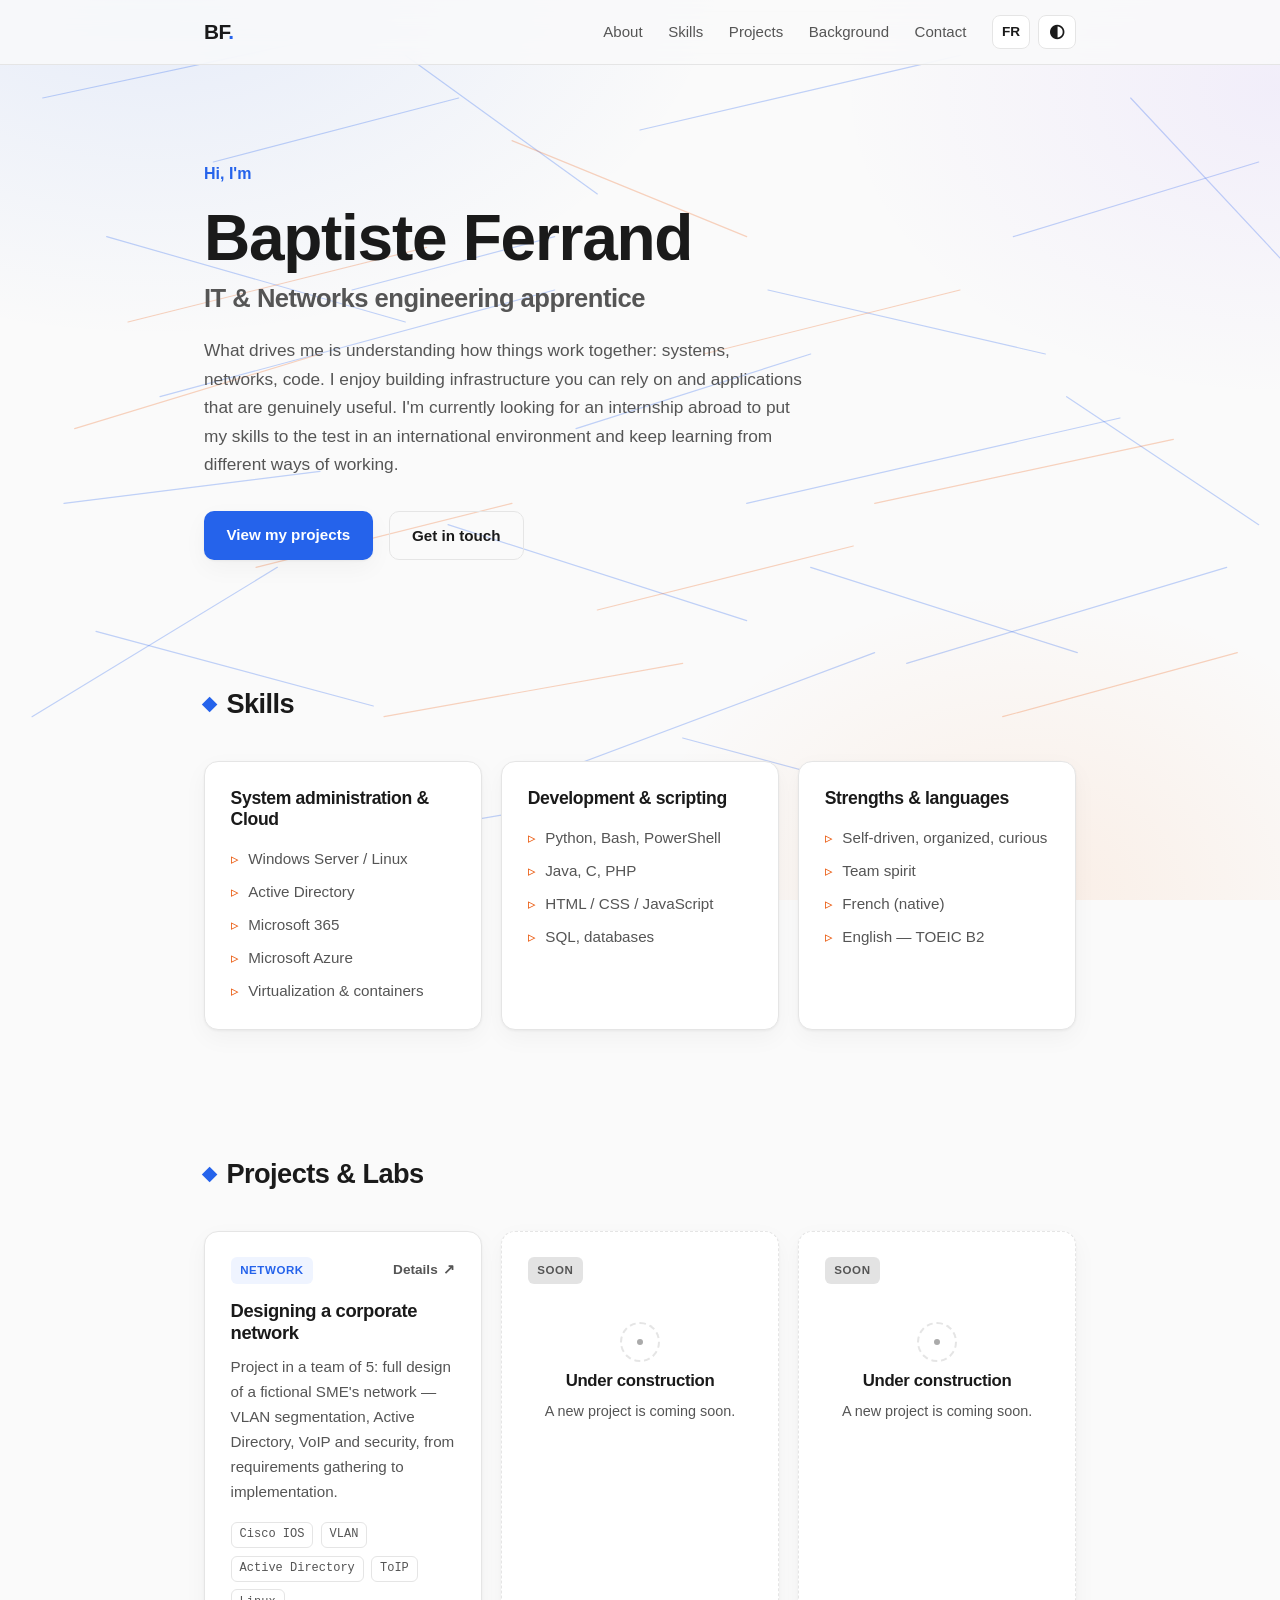
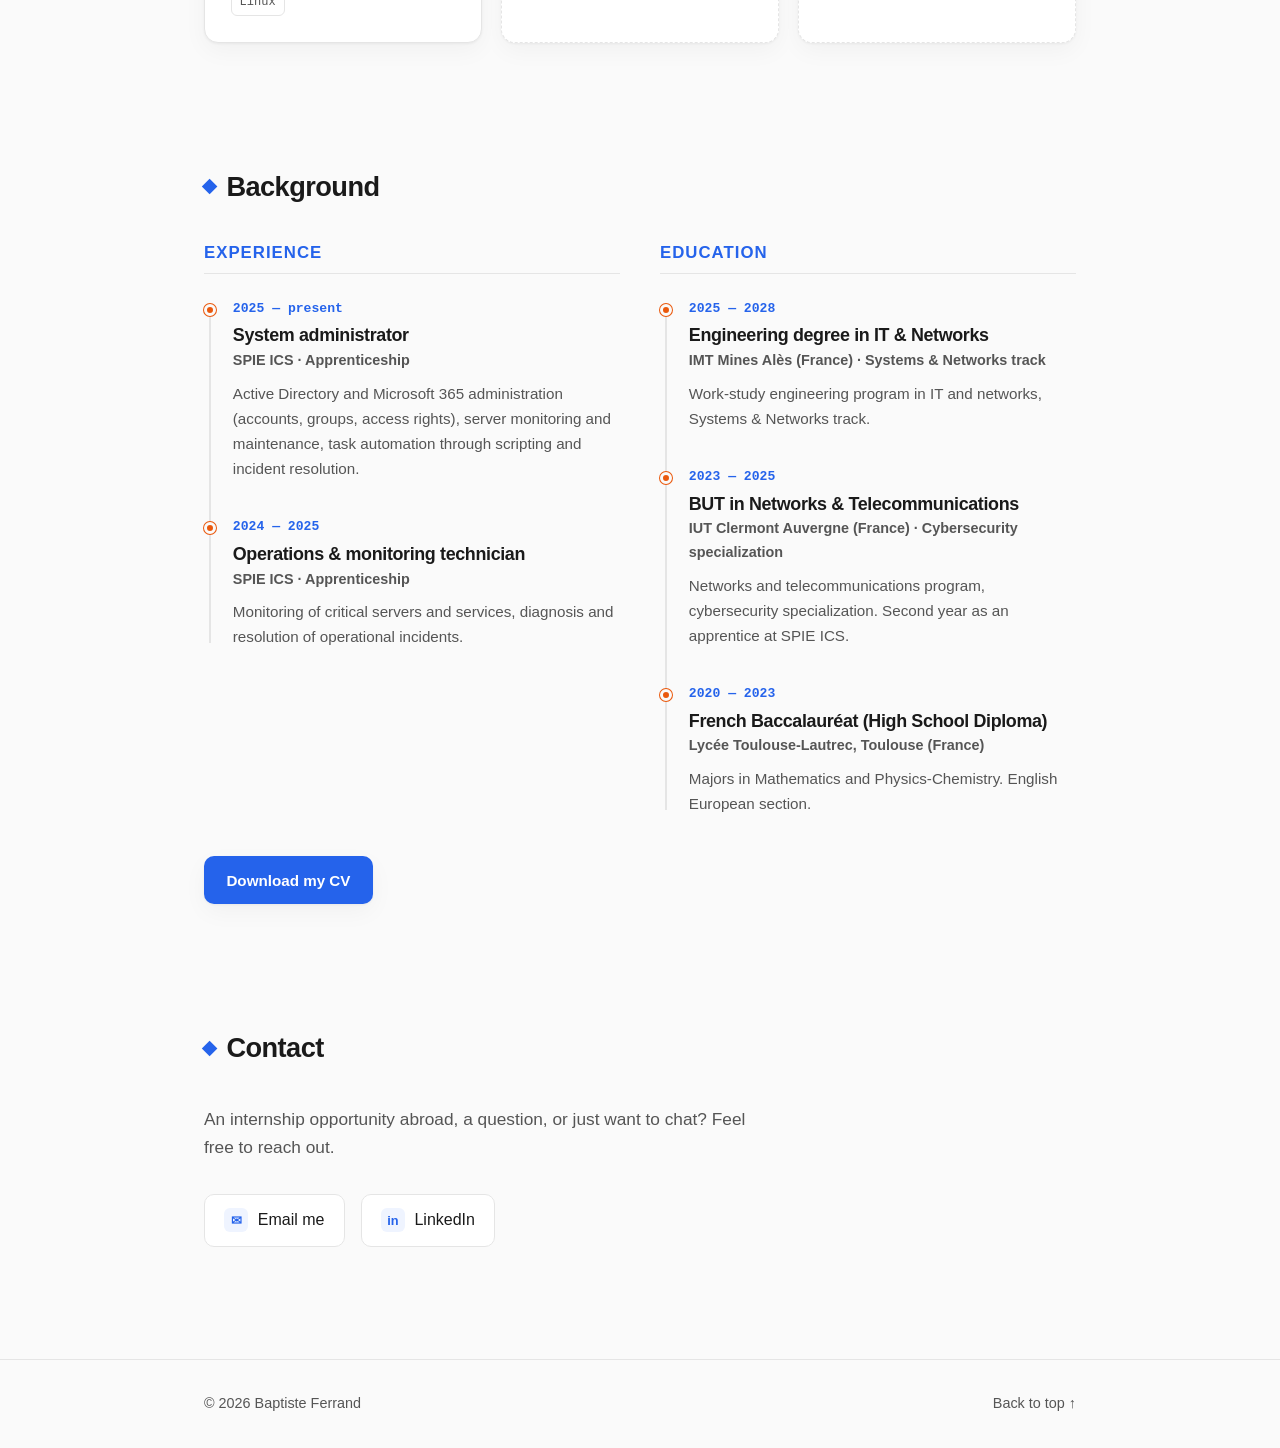
<file: index.html>
<!DOCTYPE html>
<html lang="fr">
<head>
  <meta charset="UTF-8" />
  <meta name="viewport" content="width=device-width, initial-scale=1.0" />
  <meta name="description" data-i18n="meta_description"
    content="Portfolio de Baptiste Ferrand — Alternant ingénieur en informatique et réseaux." />
  <meta name="author" content="Baptiste Ferrand" />
  <title>Baptiste Ferrand — Portfolio</title>

  <!-- Favicon « BF. » intégré en SVG (aucune dépendance externe) -->
  <link rel="icon"
    href="data:image/svg+xml,<svg xmlns='http://www.w3.org/2000/svg' viewBox='0 0 100 100'><rect width='100' height='100' rx='22' fill='%231a1a1a'/><text x='50' y='52' font-family='Segoe UI,Helvetica,Arial,sans-serif' font-size='46' font-weight='800' fill='%23ffffff' text-anchor='middle' dominant-baseline='central'>BF<tspan fill='%234f8cff'>.</tspan></text></svg>" />

  <link rel="stylesheet" href="css/style.css?v=10" />
</head>

<body>
  <!-- Skip link accessibilité -->
  <a class="skip-link" href="#main" data-i18n="skip_link">Aller au contenu</a>

  <!-- ============ HEADER / NAV ============ -->
  <header class="site-header" id="top">
    <nav class="nav container" aria-label="Navigation principale">
      <a href="#top" class="brand">BF<span class="brand-dot">.</span></a>

      <button class="nav-toggle" id="navToggle" aria-expanded="false" aria-controls="navMenu"
        aria-label="Ouvrir le menu">
        <span></span><span></span><span></span>
      </button>

      <ul class="nav-menu" id="navMenu">
        <li><a href="#about" data-i18n="nav_about">À propos</a></li>
        <li><a href="#skills" data-i18n="nav_skills">Compétences</a></li>
        <li><a href="#projects" data-i18n="nav_projects">Projets</a></li>
        <li><a href="#timeline" data-i18n="nav_timeline">Parcours</a></li>
        <li><a href="#contact" data-i18n="nav_contact">Contact</a></li>
        <li class="nav-controls">
          <button class="ctrl-btn" id="langToggle" aria-label="Changer de langue">
            <span id="langLabel">EN</span>
          </button>
          <button class="ctrl-btn" id="themeToggle" aria-label="Changer de thème">
            <span class="theme-icon" aria-hidden="true">◐</span>
          </button>
        </li>
      </ul>
    </nav>
  </header>

  <main id="main">

    <!-- ============ HERO / À PROPOS ============ -->
    <section class="hero container" id="about">
      <p class="hero-eyebrow" data-i18n="hero_eyebrow">Bonjour, je suis</p>
      <h1 class="hero-name">Baptiste Ferrand</h1>
      <h2 class="hero-role" data-i18n="hero_role">
        Alternant ingénieur en informatique &amp; réseaux
      </h2>
      <p class="hero-bio" data-i18n="hero_bio">
        Ce qui me passionne, c'est de comprendre comment les choses fonctionnent
        ensemble : les systèmes, les réseaux, le code. J'aime construire des
        infrastructures sur lesquelles on peut compter et des applications qui servent
        vraiment à quelque chose. Je cherche aujourd'hui un stage à l'étranger pour
        confronter mes compétences à un environnement international et continuer à
        apprendre au contact d'autres façons de travailler.
      </p>
      <div class="hero-actions">
        <a href="#projects" class="btn btn-primary" data-i18n="hero_cta_projects">Voir mes projets</a>
        <a href="#contact" class="btn btn-ghost" data-i18n="hero_cta_contact">Me contacter</a>
      </div>
    </section>

    <!-- ============ COMPÉTENCES ============ -->
    <section class="section container" id="skills">
      <h2 class="section-title"><span class="section-icon" aria-hidden="true"></span> <span data-i18n="skills_title">Compétences</span></h2>

      <div class="skills-grid">
        <article class="skill-card">
          <h3 data-i18n="skills_sysadmin">Administration système &amp; Cloud</h3>
          <ul>
            <li>Windows Server / Linux</li>
            <li>Active Directory</li>
            <li>Microsoft 365</li>
            <li>Microsoft Azure</li>
            <li data-i18n="skills_virtualization">Virtualisation &amp; conteneurs</li>
          </ul>
        </article>

        <article class="skill-card">
          <h3 data-i18n="skills_dev">Développement &amp; scripting</h3>
          <ul>
            <li>Python, Bash, PowerShell</li>
            <li>Java, C, PHP</li>
            <li>HTML / CSS / JavaScript</li>
            <li data-i18n="skills_databases">SQL, bases de données</li>
          </ul>
        </article>

        <article class="skill-card">
          <h3 data-i18n="skills_soft">Atouts &amp; langues</h3>
          <ul>
            <li data-i18n="skills_personal">Autonome, organisé, curieux</li>
            <li data-i18n="skills_teamwork">Esprit d'équipe</li>
            <li data-i18n="skills_french">Français (langue natale)</li>
            <li data-i18n="skills_english">Anglais — TOEIC B2</li>
          </ul>
        </article>
      </div>
    </section>

    <!-- ============ PROJETS / LABS ============ -->
    <section class="section container" id="projects">
      <h2 class="section-title"><span class="section-icon" aria-hidden="true"></span> <span data-i18n="projects_title">Projets &amp; Labs</span></h2>

      <div class="projects-grid">
        <!-- Projet 1 — Projet intégratif -->
        <article class="project-card">
          <div class="project-head">
            <span class="project-tag" data-i18n="project_tag_network">Réseau</span>
            <a href="projet-integratif.html" class="project-detail-link" data-i18n="project_view_detail">Détail</a>
          </div>
          <h3><a href="projet-integratif.html" data-i18n="project1_title">Conception d'un réseau d'entreprise</a></h3>
          <p data-i18n="project1_desc">
            Projet intégratif en équipe de 5 : conception complète du réseau
            d'une PME fictive — segmentation VLAN, Active Directory, ToIP et
            sécurité, du recueil des besoins à la mise en œuvre.
          </p>
          <ul class="project-stack">
            <li>Cisco IOS</li><li>VLAN</li><li>Active Directory</li><li>ToIP</li><li>Linux</li>
          </ul>
        </article>

        <!-- Projet 2 — en construction -->
        <article class="project-card project-card--wip">
          <div class="project-head">
            <span class="project-tag project-tag--soon" data-i18n="project_tag_soon">Bientôt</span>
          </div>
          <div class="wip-body">
            <span class="wip-icon" aria-hidden="true"></span>
            <h3 data-i18n="project2_title">En construction</h3>
            <p data-i18n="project_soon_desc">Un nouveau projet arrive bientôt.</p>
          </div>
        </article>

        <!-- Projet 3 — en construction -->
        <article class="project-card project-card--wip">
          <div class="project-head">
            <span class="project-tag project-tag--soon" data-i18n="project_tag_soon">Bientôt</span>
          </div>
          <div class="wip-body">
            <span class="wip-icon" aria-hidden="true"></span>
            <h3 data-i18n="project3_title">En construction</h3>
            <p data-i18n="project_soon_desc">Un nouveau projet arrive bientôt.</p>
          </div>
        </article>
      </div>
    </section>

    <!-- ============ PARCOURS / CV ============ -->
    <section class="section container" id="timeline">
      <h2 class="section-title"><span class="section-icon" aria-hidden="true"></span> <span data-i18n="timeline_title">Parcours</span></h2>

      <div class="timeline-groups">
        <div class="timeline-group">
          <h3 class="timeline-group-title" data-i18n="timeline_type_exp">Expérience</h3>
          <ol class="timeline">
            <li class="timeline-item">
              <span class="timeline-date">2025 — <span data-i18n="present">aujourd'hui</span></span>
              <h3 data-i18n="exp1_title">Administrateur système</h3>
              <p class="timeline-org" data-i18n="exp1_org">SPIE ICS · Alternance</p>
              <p data-i18n="exp1_desc">
                Administration Active Directory et Microsoft 365 (comptes, groupes,
                droits d'accès), surveillance et maintenance des serveurs,
                automatisation de tâches par scripts et résolution d'incidents.
              </p>
            </li>

            <li class="timeline-item">
              <span class="timeline-date">2024 — 2025</span>
              <h3 data-i18n="exp2_title">Technicien d'exploitation et de supervision</h3>
              <p class="timeline-org" data-i18n="exp2_org">SPIE ICS · Alternance</p>
              <p data-i18n="exp2_desc">
                Surveillance des serveurs et services critiques, diagnostic et
                résolution des incidents d'exploitation.
              </p>
            </li>
          </ol>
        </div>

        <div class="timeline-group">
          <h3 class="timeline-group-title" data-i18n="timeline_type_edu">Formation</h3>
          <ol class="timeline">
            <li class="timeline-item">
              <span class="timeline-date">2025 — 2028</span>
              <h3 data-i18n="timeline1_title">Diplôme d'ingénieur en informatique &amp; réseaux</h3>
              <p class="timeline-org" data-i18n="timeline1_org">IMT Mines Alès (30) · Parcours Systèmes &amp; Réseaux</p>
              <p data-i18n="timeline1_desc">
                Formation d'ingénieur en informatique et réseaux, parcours Systèmes
                et Réseaux.
              </p>
            </li>

            <li class="timeline-item">
              <span class="timeline-date">2023 — 2025</span>
              <h3 data-i18n="timeline2_title">BUT Réseaux &amp; Télécommunications</h3>
              <p class="timeline-org" data-i18n="timeline2_org">IUT Clermont Auvergne (63) · Spécialité Cybersécurité</p>
              <p data-i18n="timeline2_desc">
                Formation en réseaux et télécommunications, spécialité cybersécurité.
                2ᵉ année en alternance chez SPIE ICS.
              </p>
            </li>

            <li class="timeline-item">
              <span class="timeline-date">2020 — 2023</span>
              <h3 data-i18n="timeline3_title">Baccalauréat Général</h3>
              <p class="timeline-org" data-i18n="timeline3_org">Lycée Toulouse-Lautrec, Toulouse (31)</p>
              <p data-i18n="timeline3_desc">
                Spécialités Mathématiques et Physique-Chimie. Section européenne anglais.
              </p>
            </li>
          </ol>
        </div>
      </div>

      <div class="cv-download">
        <a href="assets/CV-Baptiste_FERRAND.pdf" class="btn btn-primary" download data-i18n="cv_download" data-i18n-href="cv_file">
          Télécharger mon CV
        </a>
      </div>
    </section>

    <!-- ============ CONTACT ============ -->
    <section class="section container contact" id="contact">
      <h2 class="section-title"><span class="section-icon" aria-hidden="true"></span> <span data-i18n="contact_title">Contact</span></h2>
      <p class="contact-lead" data-i18n="contact_lead">
        Une opportunité de stage à l'étranger, une question, ou juste envie
        d'échanger ? N'hésite pas à me contacter.
      </p>

      <div class="contact-links">
        <a href="mailto:baptiste.ferrand31@gmail.com" class="contact-link">
          <span class="contact-icon" aria-hidden="true">✉</span>
          <span data-i18n="contact_email">M'envoyer un e-mail</span>
        </a>
        <a href="https://www.linkedin.com/in/baptiste-ferrand123" target="_blank" rel="noopener" class="contact-link">
          <span class="contact-icon" aria-hidden="true">in</span>
          LinkedIn
        </a>
      </div>
    </section>
  </main>

  <!-- ============ FOOTER ============ -->
  <footer class="site-footer">
    <div class="container footer-inner">
      <p>© <span id="year"></span> Baptiste Ferrand</p>
      <a href="#top" data-i18n="back_to_top">Haut de page ↑</a>
    </div>
  </footer>

  <script src="js/i18n.js?v=9"></script>
  <script src="js/main.js?v=4"></script>
</body>
</html>
</file>
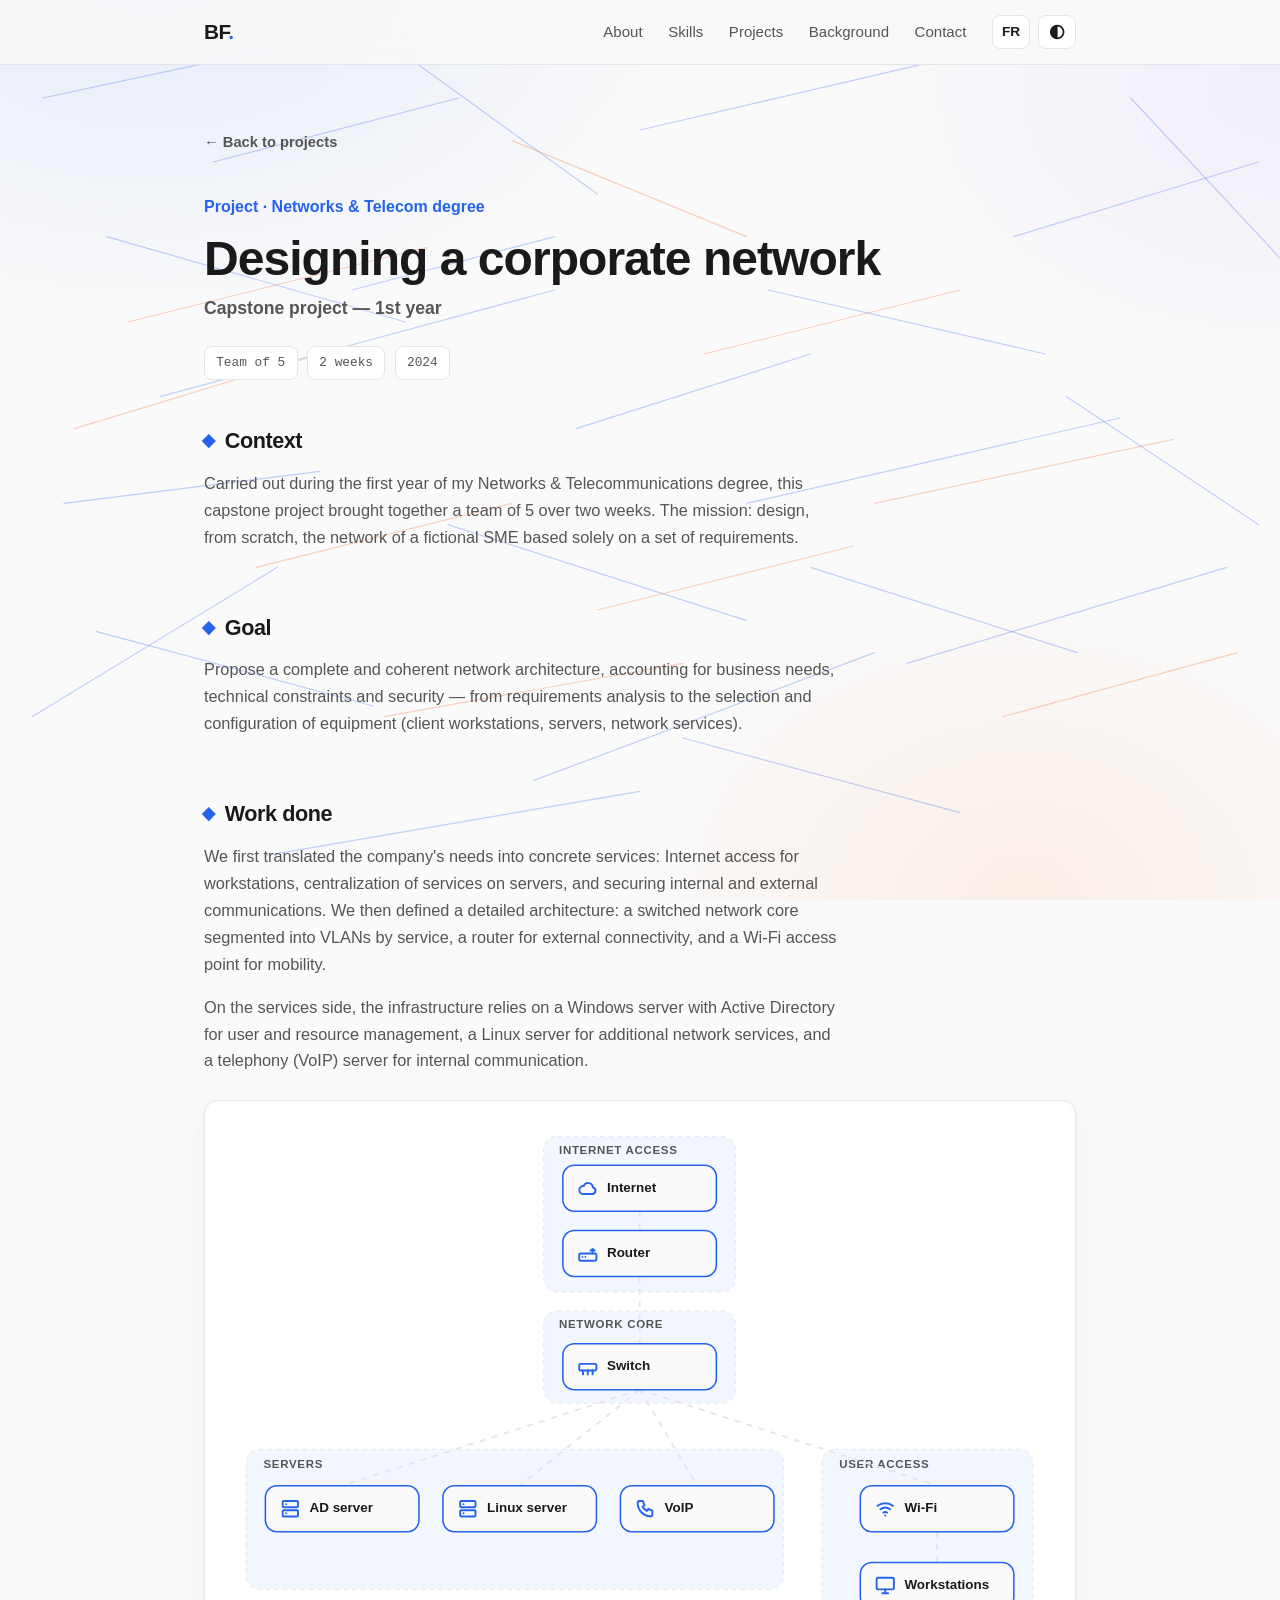
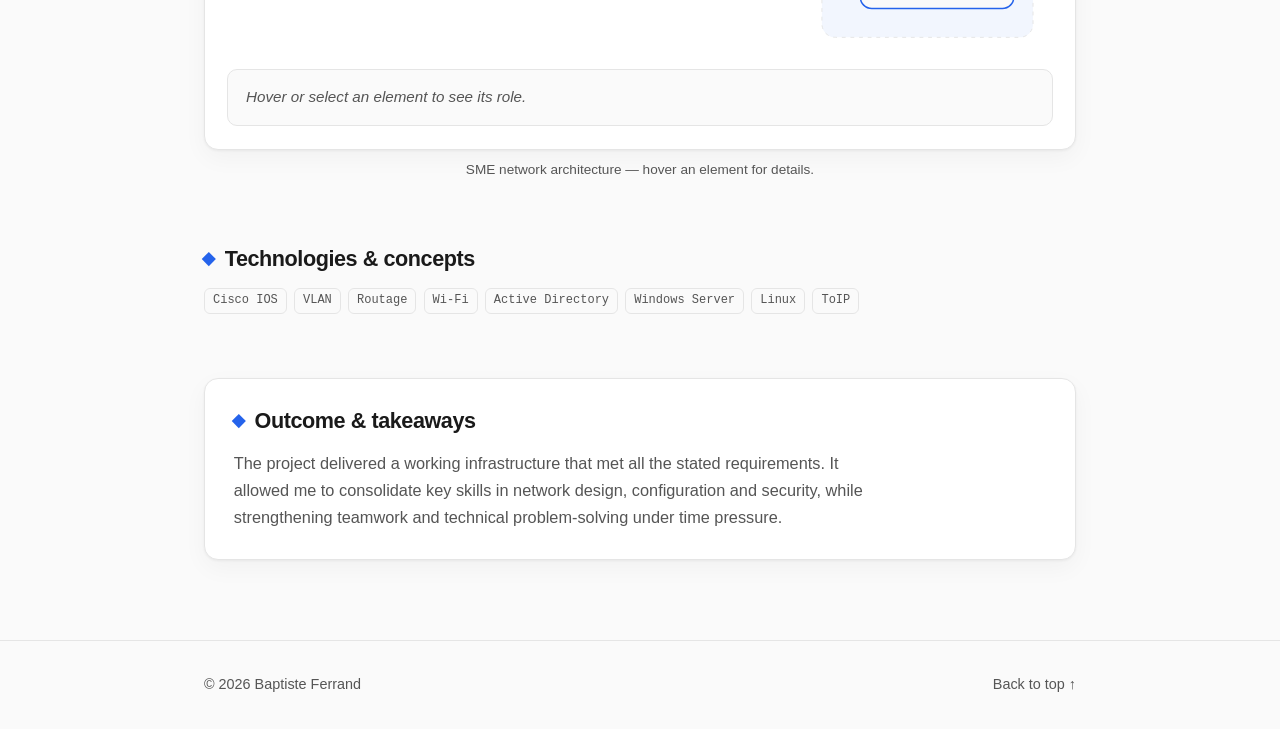
<file: projet-integratif.html>
<!DOCTYPE html>
<html lang="fr">
<head>
  <meta charset="UTF-8" />
  <meta name="viewport" content="width=device-width, initial-scale=1.0" />
  <meta name="description" data-i18n="pi_context_desc"
    content="Projet intégratif — conception du réseau d'une PME fictive en équipe." />
  <meta name="author" content="Baptiste Ferrand" />
  <title>Projet intégratif — Baptiste Ferrand</title>

  <!-- Favicon « BF. » intégré en SVG (aucune dépendance externe) -->
  <link rel="icon"
    href="data:image/svg+xml,<svg xmlns='http://www.w3.org/2000/svg' viewBox='0 0 100 100'><rect width='100' height='100' rx='22' fill='%231a1a1a'/><text x='50' y='52' font-family='Segoe UI,Helvetica,Arial,sans-serif' font-size='46' font-weight='800' fill='%23ffffff' text-anchor='middle' dominant-baseline='central'>BF<tspan fill='%234f8cff'>.</tspan></text></svg>" />

  <link rel="stylesheet" href="css/style.css?v=7" />
</head>

<body>
  <!-- Skip link accessibilité -->
  <a class="skip-link" href="#main" data-i18n="skip_link">Aller au contenu</a>

  <!-- ============ HEADER / NAV ============ -->
  <header class="site-header" id="top">
    <nav class="nav container" aria-label="Navigation principale">
      <a href="index.html#top" class="brand">BF<span class="brand-dot">.</span></a>

      <button class="nav-toggle" id="navToggle" aria-expanded="false" aria-controls="navMenu"
        aria-label="Ouvrir le menu">
        <span></span><span></span><span></span>
      </button>

      <ul class="nav-menu" id="navMenu">
        <li><a href="index.html#about" data-i18n="nav_about">À propos</a></li>
        <li><a href="index.html#skills" data-i18n="nav_skills">Compétences</a></li>
        <li><a href="index.html#projects" data-i18n="nav_projects">Projets</a></li>
        <li><a href="index.html#timeline" data-i18n="nav_timeline">Parcours</a></li>
        <li><a href="index.html#contact" data-i18n="nav_contact">Contact</a></li>
        <li class="nav-controls">
          <button class="ctrl-btn" id="langToggle" aria-label="Changer de langue">
            <span id="langLabel">EN</span>
          </button>
          <button class="ctrl-btn" id="themeToggle" aria-label="Changer de thème">
            <span class="theme-icon" aria-hidden="true">◐</span>
          </button>
        </li>
      </ul>
    </nav>
  </header>

  <main id="main">

    <!-- ============ EN-TÊTE PROJET ============ -->
    <section class="project-hero container">
      <a href="index.html#projects" class="detail-back" data-i18n="pi_back">← Retour aux projets</a>
      <p class="hero-eyebrow" data-i18n="pi_eyebrow">Projet · BUT Réseaux &amp; Télécom</p>
      <h1 data-i18n="pi_title">Conception d'un réseau d'entreprise</h1>
      <p class="project-subtitle" data-i18n="pi_subtitle">Projet intégratif — 1ʳᵉ année</p>

      <ul class="project-meta">
        <li data-i18n="pi_meta_team">Équipe de 5</li>
        <li data-i18n="pi_meta_duration">2 semaines</li>
        <li data-i18n="pi_meta_year">2024</li>
      </ul>
    </section>

    <!-- ============ CONTEXTE ============ -->
    <section class="detail-section container detail-prose">
      <h2 data-i18n="pi_context_title">Contexte</h2>
      <p data-i18n="pi_context_desc">
        Réalisé en première année de BUT Réseaux &amp; Télécommunications, ce projet
        intégratif nous a réunis en équipe de 5 sur deux semaines. La mission :
        concevoir, de A à Z, le réseau d'une PME fictive en partant uniquement
        d'un cahier des charges.
      </p>
    </section>

    <!-- ============ OBJECTIF ============ -->
    <section class="detail-section container detail-prose">
      <h2 data-i18n="pi_goal_title">Objectif</h2>
      <p data-i18n="pi_goal_desc">
        Proposer une architecture réseau complète et cohérente, en tenant compte
        des besoins métier, des contraintes techniques et de la sécurité — depuis
        l'analyse du besoin jusqu'au choix et à la configuration des équipements.
      </p>
    </section>

    <!-- ============ TRAVAIL RÉALISÉ ============ -->
    <section class="detail-section container detail-prose">
      <h2 data-i18n="pi_work_title">Travail réalisé</h2>
      <p data-i18n="pi_work_desc">
        Nous avons d'abord traduit les besoins de l'entreprise en services
        concrets : accès Internet pour les postes, centralisation des services sur
        des serveurs et sécurisation des échanges. Nous avons ensuite défini une
        architecture détaillée : un cœur de réseau commuté segmenté en VLAN par
        service, un routeur pour la connectivité externe et un point d'accès Wi-Fi.
      </p>
      <p data-i18n="pi_work_desc2">
        Côté services, l'infrastructure repose sur un serveur Windows avec Active
        Directory pour la gestion des utilisateurs et des ressources, un serveur
        Linux pour les services réseau complémentaires, et un serveur de
        téléphonie (ToIP) pour la communication interne.
      </p>

      <figure class="detail-figure">
        <div class="net-diagram-wrap">
          <svg id="netDiagram" class="net-diagram" viewBox="0 0 860 552"
            role="group" aria-label="Schéma interactif de l'architecture réseau">
            <defs>
              <symbol id="ic-cloud" viewBox="0 0 24 24"><path class="ic" d="M7 18h9.5a3.5 3.5 0 0 0 .8-6.9 5 5 0 0 0-9.6-1.4A3.8 3.8 0 0 0 7 18Z"/></symbol>
              <symbol id="ic-router" viewBox="0 0 24 24"><rect class="ic" x="3" y="12" width="18" height="7.5" rx="1.5"/><path class="ic" d="M6.5 15.5h.01M9.5 15.5h.01"/><path class="ic" d="M17 12V7.5M14.8 9l2.2-1.8L19.2 9"/></symbol>
              <symbol id="ic-switch" viewBox="0 0 24 24"><rect class="ic" x="3" y="9" width="18" height="7" rx="1.5"/><path class="ic" d="M7 16v4M12 16v4M17 16v4"/></symbol>
              <symbol id="ic-server" viewBox="0 0 24 24"><rect class="ic" x="4" y="4" width="16" height="6.5" rx="1.3"/><rect class="ic" x="4" y="13.5" width="16" height="6.5" rx="1.3"/><path class="ic" d="M7.5 7.2h.01M7.5 16.7h.01"/></symbol>
              <symbol id="ic-phone" viewBox="0 0 24 24"><path class="ic" d="M6 4h3.4l1.7 4.3-2.1 1.4a11 11 0 0 0 4.6 4.6l1.4-2.1 4.3 1.7V18a2 2 0 0 1-2 2A14 14 0 0 1 4 6 2 2 0 0 1 6 4Z"/></symbol>
              <symbol id="ic-wifi" viewBox="0 0 24 24"><path class="ic" d="M4 9a13 13 0 0 1 16 0M7 12.5a8.5 8.5 0 0 1 10 0M10 16a4 4 0 0 1 4 0"/><path class="ic" d="M12 19h.01"/></symbol>
              <symbol id="ic-monitor" viewBox="0 0 24 24"><rect class="ic" x="3" y="4" width="18" height="12" rx="1.5"/><path class="ic" d="M9 20h6M12 16v4"/></symbol>
            </defs>

            <!-- Zones -->
            <g class="zones">
              <rect class="zone" x="330" y="14" width="200" height="162" rx="14"/>
              <text class="zone-label" x="346" y="32" data-i18n="pi_zone_wan">Accès Internet</text>
              <rect class="zone" x="330" y="196" width="200" height="96" rx="14"/>
              <text class="zone-label" x="346" y="214" data-i18n="pi_zone_core">Cœur réseau</text>
              <rect class="zone" x="20" y="340" width="560" height="146" rx="14"/>
              <text class="zone-label" x="38" y="360" data-i18n="pi_zone_servers">Serveurs</text>
              <rect class="zone" x="620" y="340" width="220" height="196" rx="14"/>
              <text class="zone-label" x="638" y="360" data-i18n="pi_zone_users">Accès utilisateurs</text>
            </g>

            <!-- Liens -->
            <g class="links">
              <path class="link" d="M430 92 L430 112"/>
              <path class="link" d="M430 160 L430 230"/>
              <path class="link" d="M430 278 L120 378"/>
              <path class="link" d="M430 278 L305 378"/>
              <path class="link" d="M430 278 L490 378"/>
              <path class="link" d="M430 278 L740 378"/>
              <path class="link" d="M740 426 L740 458"/>
            </g>

            <!-- Nœuds -->
            <g class="node" data-key="internet" tabindex="0" role="button">
              <rect class="node-box" x="350" y="44" width="160" height="48" rx="12"/>
              <use class="ic-use" href="#ic-cloud" x="364" y="56" width="24" height="24"/>
              <text class="node-label" x="396" y="68" dominant-baseline="middle">Internet</text>
            </g>
            <g class="node" data-key="router" tabindex="0" role="button">
              <rect class="node-box" x="350" y="112" width="160" height="48" rx="12"/>
              <use class="ic-use" href="#ic-router" x="364" y="124" width="24" height="24"/>
              <text class="node-label" x="396" y="136" dominant-baseline="middle">Routeur</text>
            </g>
            <g class="node" data-key="switch" tabindex="0" role="button">
              <rect class="node-box" x="350" y="230" width="160" height="48" rx="12"/>
              <use class="ic-use" href="#ic-switch" x="364" y="242" width="24" height="24"/>
              <text class="node-label" x="396" y="254" dominant-baseline="middle">Switch</text>
            </g>
            <g class="node" data-key="win" tabindex="0" role="button">
              <rect class="node-box" x="40" y="378" width="160" height="48" rx="12"/>
              <use class="ic-use" href="#ic-server" x="54" y="390" width="24" height="24"/>
              <text class="node-label" x="86" y="402" dominant-baseline="middle">Serveur AD</text>
            </g>
            <g class="node" data-key="linux" tabindex="0" role="button">
              <rect class="node-box" x="225" y="378" width="160" height="48" rx="12"/>
              <use class="ic-use" href="#ic-server" x="239" y="390" width="24" height="24"/>
              <text class="node-label" x="271" y="402" dominant-baseline="middle">Serveur Linux</text>
            </g>
            <g class="node" data-key="toip" tabindex="0" role="button">
              <rect class="node-box" x="410" y="378" width="160" height="48" rx="12"/>
              <use class="ic-use" href="#ic-phone" x="424" y="390" width="24" height="24"/>
              <text class="node-label" x="456" y="402" dominant-baseline="middle">ToIP</text>
            </g>
            <g class="node" data-key="wifi" tabindex="0" role="button">
              <rect class="node-box" x="660" y="378" width="160" height="48" rx="12"/>
              <use class="ic-use" href="#ic-wifi" x="674" y="390" width="24" height="24"/>
              <text class="node-label" x="706" y="402" dominant-baseline="middle">Wi-Fi</text>
            </g>
            <g class="node" data-key="clients" tabindex="0" role="button">
              <rect class="node-box" x="660" y="458" width="160" height="48" rx="12"/>
              <use class="ic-use" href="#ic-monitor" x="674" y="470" width="24" height="24"/>
              <text class="node-label" x="706" y="482" dominant-baseline="middle">Postes</text>
            </g>
          </svg>
          <div id="diagramInfo" class="diagram-info" aria-live="polite"></div>
        </div>
        <figcaption data-i18n="pi_diagram_caption">
          Architecture réseau de la PME — survolez un élément pour le détail.
        </figcaption>
      </figure>
    </section>

    <!-- ============ TECHNOLOGIES ============ -->
    <section class="detail-section container">
      <h2 data-i18n="pi_stack_title">Technologies &amp; concepts</h2>
      <ul class="project-stack">
        <li>Cisco IOS</li><li>VLAN</li><li>Routage</li><li>Wi-Fi</li>
        <li>Active Directory</li><li>Windows Server</li><li>Linux</li><li>ToIP</li>
      </ul>
    </section>

    <!-- ============ RÉSULTAT ============ -->
    <section class="detail-section container">
      <div class="detail-card detail-prose">
        <h2 data-i18n="pi_result_title">Résultat &amp; bilan</h2>
        <p data-i18n="pi_result_desc">
          Le projet a abouti à une infrastructure fonctionnelle répondant à
          l'ensemble des besoins exprimés. Il m'a permis de consolider des
          compétences clés en conception, configuration et sécurité réseau, tout
          en renforçant le travail d'équipe et la résolution de problèmes
          techniques sous contrainte de temps.
        </p>
      </div>
    </section>
  </main>

  <!-- ============ FOOTER ============ -->
  <footer class="site-footer">
    <div class="container footer-inner">
      <p>© <span id="year"></span> Baptiste Ferrand</p>
      <a href="index.html#top" data-i18n="back_to_top">Haut de page ↑</a>
    </div>
  </footer>

  <script src="js/i18n.js?v=5"></script>
  <script src="js/main.js?v=4"></script>
  <script src="js/diagram.js?v=2"></script>
</body>
</html>
</file>
<file: css/style.css>
/* =========================================================
   Portfolio — Baptiste Ferrand
   Design minimaliste / épuré · clair & sombre · responsive
   Aucune dépendance externe.
   ========================================================= */

/* ---------- Variables de thème ---------- */
:root {
  --bg:          #fafafa;
  --bg-soft:     #ffffff;
  --text:        #1a1a1a;
  --text-soft:   #555555;
  --border:      #e5e5e5;
  --accent:      #2563eb;
  --accent-soft: #eff4ff;
  --shadow:      0 1px 3px rgba(0, 0, 0, .06), 0 8px 24px rgba(0, 0, 0, .04);
  --radius:      14px;
  --maxw:        920px;
  --font: -apple-system, BlinkMacSystemFont, "Segoe UI", Roboto, Helvetica, Arial, sans-serif;
  /* Texture & ambiance du fond */
  --glow-1:      rgba(37, 99, 235, .10);
  --glow-2:      rgba(139, 92, 246, .08);
  --glow-3:      rgba(249, 115, 22, .09);
  --accent-2:    #ea580c;
  --lines: url("data:image/svg+xml,<svg xmlns='http://www.w3.org/2000/svg' width='1200' height='900' viewBox='0 0 1200 900'><g stroke='%232563eb' stroke-width='1.1' stroke-opacity='0.28' stroke-linecap='round' fill='none'><line x1='40' y1='120' x2='320' y2='60'/><line x1='150' y1='400' x2='520' y2='300'/><line x1='30' y1='700' x2='260' y2='560'/><line x1='600' y1='150' x2='900' y2='80'/><line x1='700' y1='500' x2='1050' y2='420'/><line x1='500' y1='760' x2='820' y2='640'/><line x1='950' y1='250' x2='1180' y2='180'/><line x1='100' y1='250' x2='380' y2='330'/><line x1='420' y1='520' x2='700' y2='610'/><line x1='850' y1='650' x2='1150' y2='560'/><line x1='250' y1='830' x2='600' y2='770'/><line x1='1000' y1='400' x2='1180' y2='520'/><line x1='60' y1='500' x2='300' y2='470'/><line x1='380' y1='80' x2='560' y2='210'/><line x1='720' y1='300' x2='980' y2='360'/><line x1='200' y1='180' x2='430' y2='120'/><line x1='540' y1='430' x2='760' y2='360'/><line x1='90' y1='620' x2='350' y2='690'/><line x1='640' y1='720' x2='900' y2='790'/><line x1='1060' y1='120' x2='1200' y2='270'/><line x1='330' y1='300' x2='520' y2='250'/><line x1='760' y1='560' x2='1010' y2='640'/></g><g stroke='%23ea580c' stroke-width='1.1' stroke-opacity='0.26' stroke-linecap='round' fill='none'><line x1='120' y1='330' x2='400' y2='260'/><line x1='480' y1='160' x2='700' y2='250'/><line x1='240' y1='560' x2='480' y2='500'/><line x1='660' y1='360' x2='900' y2='300'/><line x1='820' y1='500' x2='1100' y2='440'/><line x1='360' y1='700' x2='640' y2='650'/><line x1='940' y1='700' x2='1160' y2='640'/><line x1='70' y1='430' x2='300' y2='360'/><line x1='560' y1='600' x2='800' y2='540'/></g></svg>");
}

[data-theme="dark"] {
  --bg:          #0e1116;
  --bg-soft:     #161b22;
  --text:        #e6edf3;
  --text-soft:   #9aa7b4;
  --border:      #262d36;
  --accent:      #4f8cff;
  --accent-soft: #161f33;
  --shadow:      0 1px 3px rgba(0, 0, 0, .4), 0 8px 24px rgba(0, 0, 0, .3);
  --glow-1:      rgba(79, 140, 255, .14);
  --glow-2:      rgba(139, 92, 246, .12);
  --glow-3:      rgba(251, 146, 60, .11);
  --accent-2:    #fb923c;
  --lines: url("data:image/svg+xml,<svg xmlns='http://www.w3.org/2000/svg' width='1200' height='900' viewBox='0 0 1200 900'><g stroke='%234f8cff' stroke-width='1.1' stroke-opacity='0.30' stroke-linecap='round' fill='none'><line x1='40' y1='120' x2='320' y2='60'/><line x1='150' y1='400' x2='520' y2='300'/><line x1='30' y1='700' x2='260' y2='560'/><line x1='600' y1='150' x2='900' y2='80'/><line x1='700' y1='500' x2='1050' y2='420'/><line x1='500' y1='760' x2='820' y2='640'/><line x1='950' y1='250' x2='1180' y2='180'/><line x1='100' y1='250' x2='380' y2='330'/><line x1='420' y1='520' x2='700' y2='610'/><line x1='850' y1='650' x2='1150' y2='560'/><line x1='250' y1='830' x2='600' y2='770'/><line x1='1000' y1='400' x2='1180' y2='520'/><line x1='60' y1='500' x2='300' y2='470'/><line x1='380' y1='80' x2='560' y2='210'/><line x1='720' y1='300' x2='980' y2='360'/><line x1='200' y1='180' x2='430' y2='120'/><line x1='540' y1='430' x2='760' y2='360'/><line x1='90' y1='620' x2='350' y2='690'/><line x1='640' y1='720' x2='900' y2='790'/><line x1='1060' y1='120' x2='1200' y2='270'/><line x1='330' y1='300' x2='520' y2='250'/><line x1='760' y1='560' x2='1010' y2='640'/></g><g stroke='%23fb923c' stroke-width='1.1' stroke-opacity='0.28' stroke-linecap='round' fill='none'><line x1='120' y1='330' x2='400' y2='260'/><line x1='480' y1='160' x2='700' y2='250'/><line x1='240' y1='560' x2='480' y2='500'/><line x1='660' y1='360' x2='900' y2='300'/><line x1='820' y1='500' x2='1100' y2='440'/><line x1='360' y1='700' x2='640' y2='650'/><line x1='940' y1='700' x2='1160' y2='640'/><line x1='70' y1='430' x2='300' y2='360'/><line x1='560' y1='600' x2='800' y2='540'/></g></svg>");
}

/* ---------- Reset léger ---------- */
*, *::before, *::after { box-sizing: border-box; margin: 0; padding: 0; }

html { scroll-behavior: smooth; scroll-padding-top: 80px; }

body {
  font-family: var(--font);
  background-color: var(--bg);
  color: var(--text);
  line-height: 1.65;
  -webkit-font-smoothing: antialiased;
  transition: background-color .3s ease, color .3s ease;
}

/* Ambiance du fond : halos de couleur + fine texture de points.
   Couche fixe placée derrière le contenu. */
body::before {
  content: "";
  position: fixed;
  inset: 0;
  z-index: -1;
  pointer-events: none;
  background-color: var(--bg);
  background-image:
    radial-gradient(60rem 40rem at 12% -5%, var(--glow-1), transparent 60%),
    radial-gradient(50rem 35rem at 100% 10%, var(--glow-2), transparent 55%),
    radial-gradient(45rem 35rem at 80% 100%, var(--glow-3), transparent 55%),
    var(--lines);
  background-size: auto, auto, auto, cover;
  background-position: center, center, center, center;
  background-repeat: no-repeat, no-repeat, no-repeat, no-repeat;
}

h1, h2, h3 { line-height: 1.2; font-weight: 700; letter-spacing: -.02em; }
a { color: inherit; text-decoration: none; }
ul { list-style: none; }

.container { width: 100%; max-width: var(--maxw); margin: 0 auto; padding: 0 1.5rem; }

/* ---------- Accessibilité : skip link ---------- */
.skip-link {
  position: absolute; left: -999px; top: 0; z-index: 200;
  background: var(--accent); color: #fff; padding: .6rem 1rem; border-radius: 0 0 8px 0;
}
.skip-link:focus { left: 0; }

:focus-visible { outline: 2px solid var(--accent); outline-offset: 3px; border-radius: 4px; }

/* ---------- Header / Nav ---------- */
.site-header {
  position: sticky; top: 0; z-index: 100;
  background: color-mix(in srgb, var(--bg) 85%, transparent);
  backdrop-filter: saturate(180%) blur(12px);
  border-bottom: 1px solid var(--border);
}
.nav { display: flex; align-items: center; justify-content: space-between; height: 64px; }

.brand { font-size: 1.3rem; font-weight: 800; letter-spacing: -.03em; }
.brand-dot { color: var(--accent); }

.nav-menu { display: flex; align-items: center; gap: 1.6rem; }
.nav-menu a { color: var(--text-soft); font-size: .94rem; font-weight: 500; transition: color .2s; }
.nav-menu a:hover { color: var(--accent); }

.nav-controls { display: flex; gap: .5rem; }
.ctrl-btn {
  display: inline-flex; align-items: center; justify-content: center;
  min-width: 38px; height: 34px; padding: 0 .55rem;
  background: var(--bg-soft); border: 1px solid var(--border); border-radius: 8px;
  color: var(--text); font: inherit; font-size: .85rem; font-weight: 600;
  cursor: pointer; transition: border-color .2s, transform .1s;
}
.ctrl-btn:hover { border-color: var(--accent); }
.ctrl-btn:active { transform: scale(.94); }
.theme-icon { font-size: 1.1rem; line-height: 1; }

/* Burger mobile */
.nav-toggle { display: none; flex-direction: column; gap: 5px; background: none; border: 0; cursor: pointer; padding: 6px; }
.nav-toggle span { width: 24px; height: 2px; background: var(--text); border-radius: 2px; transition: .3s; }

/* ---------- Boutons ---------- */
.btn {
  display: inline-block; padding: .7rem 1.4rem; border-radius: 10px;
  font-size: .95rem; font-weight: 600; cursor: pointer;
  transition: transform .12s ease, box-shadow .2s ease, background .2s ease;
}
.btn:active { transform: translateY(1px); }
.btn-primary { background: var(--accent); color: #fff; box-shadow: var(--shadow); }
.btn-primary:hover { box-shadow: 0 6px 20px color-mix(in srgb, var(--accent) 35%, transparent); }
.btn-ghost { border: 1px solid var(--border); color: var(--text); }
.btn-ghost:hover { border-color: var(--accent); color: var(--accent); }

/* ---------- Hero ---------- */
.hero { padding: 6rem 1.5rem 4rem; }
.hero-eyebrow { color: var(--accent); font-weight: 600; font-size: 1rem; margin-bottom: .8rem; }
.hero-name { font-size: clamp(2.4rem, 7vw, 4rem); }
.hero-role { font-size: clamp(1.1rem, 3.5vw, 1.6rem); color: var(--text-soft); font-weight: 600; margin: .4rem 0 1.4rem; }
.hero-bio { max-width: 600px; color: var(--text-soft); font-size: 1.08rem; margin-bottom: 2rem; }
.hero-actions { display: flex; gap: 1rem; flex-wrap: wrap; }

/* ---------- Sections génériques ---------- */
.section { padding: 4rem 1.5rem; }
.section-title { font-size: 1.7rem; margin-bottom: 2.5rem; display: flex; align-items: center; gap: .7rem; }
.section-icon { width: .7rem; height: .7rem; background: var(--accent); transform: rotate(45deg); flex: 0 0 auto; }

/* ---------- Compétences ---------- */
.skills-grid { display: grid; grid-template-columns: repeat(auto-fit, minmax(240px, 1fr)); gap: 1.2rem; }
.skill-card {
  background: var(--bg-soft); border: 1px solid var(--border); border-radius: var(--radius);
  padding: 1.6rem; box-shadow: var(--shadow); transition: transform .2s, border-color .2s;
}
.skill-card:hover { transform: translateY(-4px); border-color: var(--accent); }
.skill-card h3 { font-size: 1.1rem; margin-bottom: 1rem; }
.skill-card ul { display: flex; flex-direction: column; gap: .5rem; }
.skill-card li { color: var(--text-soft); font-size: .95rem; padding-left: 1.1rem; position: relative; }
.skill-card li::before { content: "▹"; color: var(--accent-2); position: absolute; left: 0; }

/* ---------- Projets ---------- */
.projects-grid { display: grid; grid-template-columns: repeat(auto-fit, minmax(260px, 1fr)); gap: 1.2rem; }
.project-card {
  background: var(--bg-soft); border: 1px solid var(--border); border-radius: var(--radius);
  padding: 1.6rem; box-shadow: var(--shadow); display: flex; flex-direction: column;
  transition: transform .2s, border-color .2s;
}
.project-card:hover { transform: translateY(-4px); border-color: var(--accent); }
.project-head { display: flex; align-items: center; justify-content: space-between; margin-bottom: 1rem; }
.project-tag {
  background: var(--accent-soft); color: var(--accent); font-size: .72rem; font-weight: 700;
  text-transform: uppercase; letter-spacing: .05em; padding: .25rem .6rem; border-radius: 6px;
}
.project-links { display: flex; gap: .8rem; }
.project-links a { color: var(--text-soft); font-family: ui-monospace, monospace; font-size: 1rem; transition: color .2s; }
.project-links a:hover { color: var(--accent); }
.project-card h3 { font-size: 1.15rem; margin-bottom: .6rem; }
.project-card p { color: var(--text-soft); font-size: .95rem; flex-grow: 1; margin-bottom: 1.1rem; }
.project-stack { display: flex; flex-wrap: wrap; gap: .45rem; }
.project-stack li {
  font-family: ui-monospace, monospace; font-size: .75rem; color: var(--text-soft);
  border: 1px solid var(--border); border-radius: 6px; padding: .15rem .5rem;
}
.project-detail-link {
  display: inline-flex; align-items: center; gap: .35rem;
  color: var(--text-soft); font-weight: 600; font-size: .85rem;
  transition: color .2s ease, gap .2s ease;
}
.project-detail-link::after { content: "↗"; transition: transform .2s ease; }
.project-detail-link:hover { color: var(--accent); gap: .5rem; }
.project-detail-link:hover::after { transform: translate(2px, -2px); }

/* Carte « en construction » */
.project-card--wip { border-style: dashed; }
.project-card--wip:hover { transform: none; border-color: var(--border); }
.project-tag--soon {
  background: color-mix(in srgb, var(--text-soft) 16%, transparent);
  color: var(--text-soft);
}
.wip-body {
  flex-grow: 1; display: flex; flex-direction: column; align-items: center;
  justify-content: center; text-align: center; gap: .55rem; padding: 1.4rem 0 .6rem;
}
.wip-icon {
  width: 40px; height: 40px; border: 2px dashed var(--border); border-radius: 50%;
  position: relative;
}
.wip-icon::after {
  content: ""; position: absolute; inset: 0; margin: auto;
  width: 6px; height: 6px; border-radius: 50%; background: var(--text-soft); opacity: .5;
}
.project-card--wip h3 { font-size: 1.05rem; color: var(--text); margin: 0; }
.project-card--wip p { color: var(--text-soft); font-size: .9rem; margin: 0; }

/* ---------- Timeline / Parcours ---------- */
.timeline { position: relative; padding-left: 1.8rem; list-style: none; }
.timeline::before { content: ""; position: absolute; left: 5px; top: 6px; bottom: 6px; width: 2px; background: var(--border); }
.timeline-item { position: relative; padding-bottom: 2.2rem; }
.timeline-item:last-child { padding-bottom: 0; }
.timeline-item::before {
  content: ""; position: absolute; left: -1.8rem; top: 6px;
  width: 12px; height: 12px; border-radius: 50%; background: var(--accent-2);
  border: 3px solid var(--bg); box-shadow: 0 0 0 1px var(--accent-2);
}
.timeline-groups { display: grid; grid-template-columns: repeat(auto-fit, minmax(280px, 1fr)); gap: 2.5rem; }
.timeline-group-title {
  font-size: 1.05rem; text-transform: uppercase; letter-spacing: .06em;
  color: var(--accent); margin-bottom: 1.5rem; padding-bottom: .6rem;
  border-bottom: 1px solid var(--border);
}
.timeline-date { font-family: ui-monospace, monospace; font-size: .82rem; color: var(--accent); font-weight: 600; display: block; }
.timeline-item h3 { font-size: 1.12rem; margin: .35rem 0 .15rem; }
.timeline-org { color: var(--text-soft); font-size: .9rem; font-weight: 600; margin-bottom: .5rem; }
.timeline-item p:last-child { color: var(--text-soft); font-size: .95rem; }
.cv-download { margin-top: 2.5rem; }

/* ---------- Contact ---------- */
.contact-lead { max-width: 560px; color: var(--text-soft); font-size: 1.08rem; margin-bottom: 2rem; }
.contact-links { display: flex; flex-wrap: wrap; gap: 1rem; }
.contact-link {
  display: inline-flex; align-items: center; gap: .6rem;
  background: var(--bg-soft); border: 1px solid var(--border); border-radius: 10px;
  padding: .8rem 1.2rem; font-weight: 500; transition: border-color .2s, transform .15s;
}
.contact-link:hover { border-color: var(--accent); color: var(--accent); transform: translateY(-2px); }
.contact-icon {
  display: inline-flex; align-items: center; justify-content: center;
  width: 24px; height: 24px; border-radius: 6px; background: var(--accent-soft);
  color: var(--accent); font-size: .8rem; font-weight: 700; font-style: normal;
}

/* ---------- Footer ---------- */
.site-footer { border-top: 1px solid var(--border); padding: 2rem 0; margin-top: 3rem; }
.footer-inner { display: flex; align-items: center; justify-content: space-between; color: var(--text-soft); font-size: .9rem; }
.footer-inner a:hover { color: var(--accent); }

/* ---------- Page détail projet ---------- */
.detail-back {
  display: inline-flex; align-items: center; gap: .4rem;
  color: var(--text-soft); font-size: .92rem; font-weight: 600;
  margin-bottom: 2.5rem; transition: color .2s, gap .2s;
}
.detail-back:hover { color: var(--accent); gap: .65rem; }

.project-hero { padding: 4rem 1.5rem 1rem; }
.project-hero .hero-eyebrow { margin-bottom: .6rem; }
.project-hero h1 { font-size: clamp(2rem, 5.5vw, 3rem); }
.project-hero .project-subtitle { color: var(--text-soft); font-size: 1.1rem; font-weight: 600; margin-top: .4rem; }

.project-meta { display: flex; flex-wrap: wrap; gap: .6rem; margin-top: 1.4rem; }
.project-meta li {
  font-family: ui-monospace, monospace; font-size: .8rem; color: var(--text-soft);
  background: var(--bg-soft); border: 1px solid var(--border); border-radius: 8px; padding: .35rem .7rem;
}

.detail-section { padding: 2rem 1.5rem; }
.detail-section h2 { font-size: 1.35rem; margin-bottom: 1rem; display: flex; align-items: center; gap: .7rem; }
.detail-section h2::before { content: ""; width: .6rem; height: .6rem; background: var(--accent); transform: rotate(45deg); flex: 0 0 auto; }
.detail-prose p { color: var(--text-soft); font-size: 1.02rem; max-width: 70ch; }
.detail-prose p + p { margin-top: 1rem; }

.detail-figure { margin-top: 1.6rem; }
.detail-figure img {
  max-width: 100%; border-radius: var(--radius);
  border: 1px solid var(--border); box-shadow: var(--shadow); display: block;
}
.detail-figure figcaption { color: var(--text-soft); font-size: .85rem; margin-top: .6rem; text-align: center; }

.detail-card {
  background: var(--bg-soft); border: 1px solid var(--border); border-radius: var(--radius);
  padding: 1.8rem; box-shadow: var(--shadow);
}

/* ---------- Schéma réseau interactif ---------- */
.net-diagram-wrap {
  background: var(--bg-soft); border: 1px solid var(--border); border-radius: var(--radius);
  box-shadow: var(--shadow); padding: 1.4rem; margin-top: 1.6rem;
}
.net-diagram { width: 100%; height: auto; display: block; }

/* Zones de regroupement */
.zone {
  fill: color-mix(in srgb, var(--accent) 6%, transparent);
  stroke: var(--border); stroke-width: 1; stroke-dasharray: 4 5;
}
.zone-label {
  fill: var(--text-soft); font-family: var(--font); font-size: 12px;
  font-weight: 700; letter-spacing: .06em; text-transform: uppercase;
}

.net-diagram .link {
  stroke: var(--border); stroke-width: 2; fill: none;
  stroke-dasharray: 6 7; animation: linkflow 1.4s linear infinite;
}
@keyframes linkflow { to { stroke-dashoffset: -26; } }

.node { cursor: pointer; color: var(--accent); }
.node:focus { outline: none; }
.node-box {
  fill: var(--bg); stroke: var(--accent); stroke-width: 1.6;
  transition: fill .2s ease, stroke .2s ease, opacity .2s ease;
}
.node-label {
  fill: var(--text); font-family: var(--font); font-size: 14px; font-weight: 600;
  pointer-events: none; transition: fill .2s ease;
}
/* Icônes : couleur pilotée par « color » (traverse le <use>) */
.ic { fill: none; stroke: currentColor; stroke-width: 2; stroke-linecap: round; stroke-linejoin: round; }
.ic-use { color: inherit; transition: opacity .2s ease; pointer-events: none; }

.node:hover, .node:focus, .node.active { color: #fff; }
.node:hover .node-box,
.node:focus .node-box,
.node.active .node-box {
  fill: var(--accent-2); stroke: var(--accent-2);
  filter: drop-shadow(0 4px 10px color-mix(in srgb, var(--accent-2) 45%, transparent));
}
.node:hover .node-label,
.node:focus .node-label,
.node.active .node-label { fill: #fff; }
/* Atténue les autres nœuds quand l'un est actif */
.net-diagram.has-active .node:not(.active) .node-box { opacity: .4; }
.net-diagram.has-active .node:not(.active) .node-label { opacity: .55; }
.net-diagram.has-active .node:not(.active) .ic-use { opacity: .4; }

.diagram-info {
  margin-top: 1rem; min-height: 3.4rem;
  background: var(--bg); border: 1px solid var(--border); border-radius: 10px;
  padding: .9rem 1.1rem;
}
.diagram-info strong { display: block; color: var(--accent-2); margin-bottom: .15rem; }
.diagram-info span { color: var(--text-soft); font-size: .95rem; }
.diagram-hint { color: var(--text-soft); font-style: italic; }

/* ---------- Responsive / Mobile ---------- */
@media (max-width: 720px) {
  .nav-toggle { display: flex; z-index: 110; }
  .nav-menu {
    position: fixed; inset: 64px 0 auto 0;
    flex-direction: column; align-items: flex-start; gap: 1.3rem;
    background: var(--bg-soft); border-bottom: 1px solid var(--border);
    padding: 1.6rem 1.5rem; box-shadow: var(--shadow);
    transform: translateY(-130%); transition: transform .3s ease; visibility: hidden;
  }
  .nav-menu.open { transform: translateY(0); visibility: visible; }
  .nav-controls { margin-top: .4rem; }
  .nav-toggle[aria-expanded="true"] span:nth-child(1) { transform: translateY(7px) rotate(45deg); }
  .nav-toggle[aria-expanded="true"] span:nth-child(2) { opacity: 0; }
  .nav-toggle[aria-expanded="true"] span:nth-child(3) { transform: translateY(-7px) rotate(-45deg); }
  .hero { padding-top: 4rem; }
}

/* ---------- Préférence mouvement réduit ---------- */
@media (prefers-reduced-motion: reduce) {
  html { scroll-behavior: auto; }
  *, *::before, *::after { transition: none !important; animation: none !important; }
}
</file>
